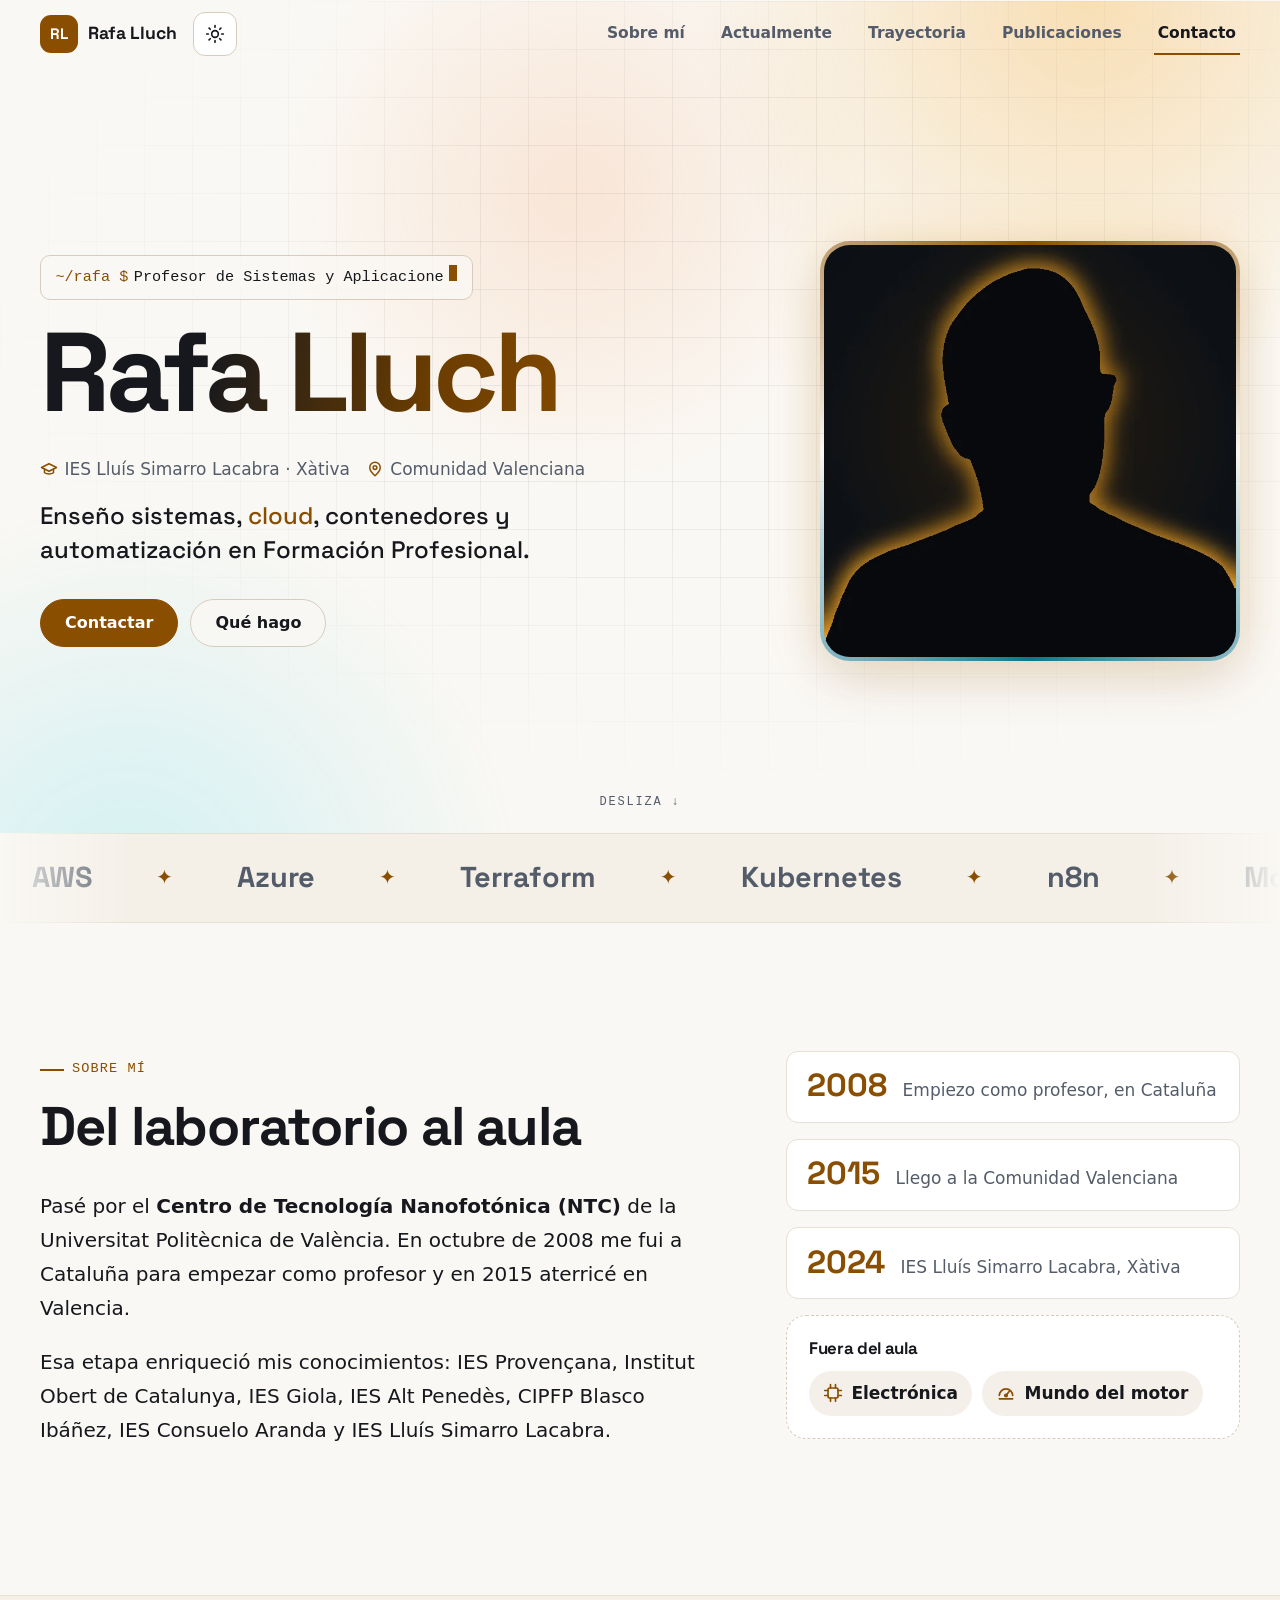
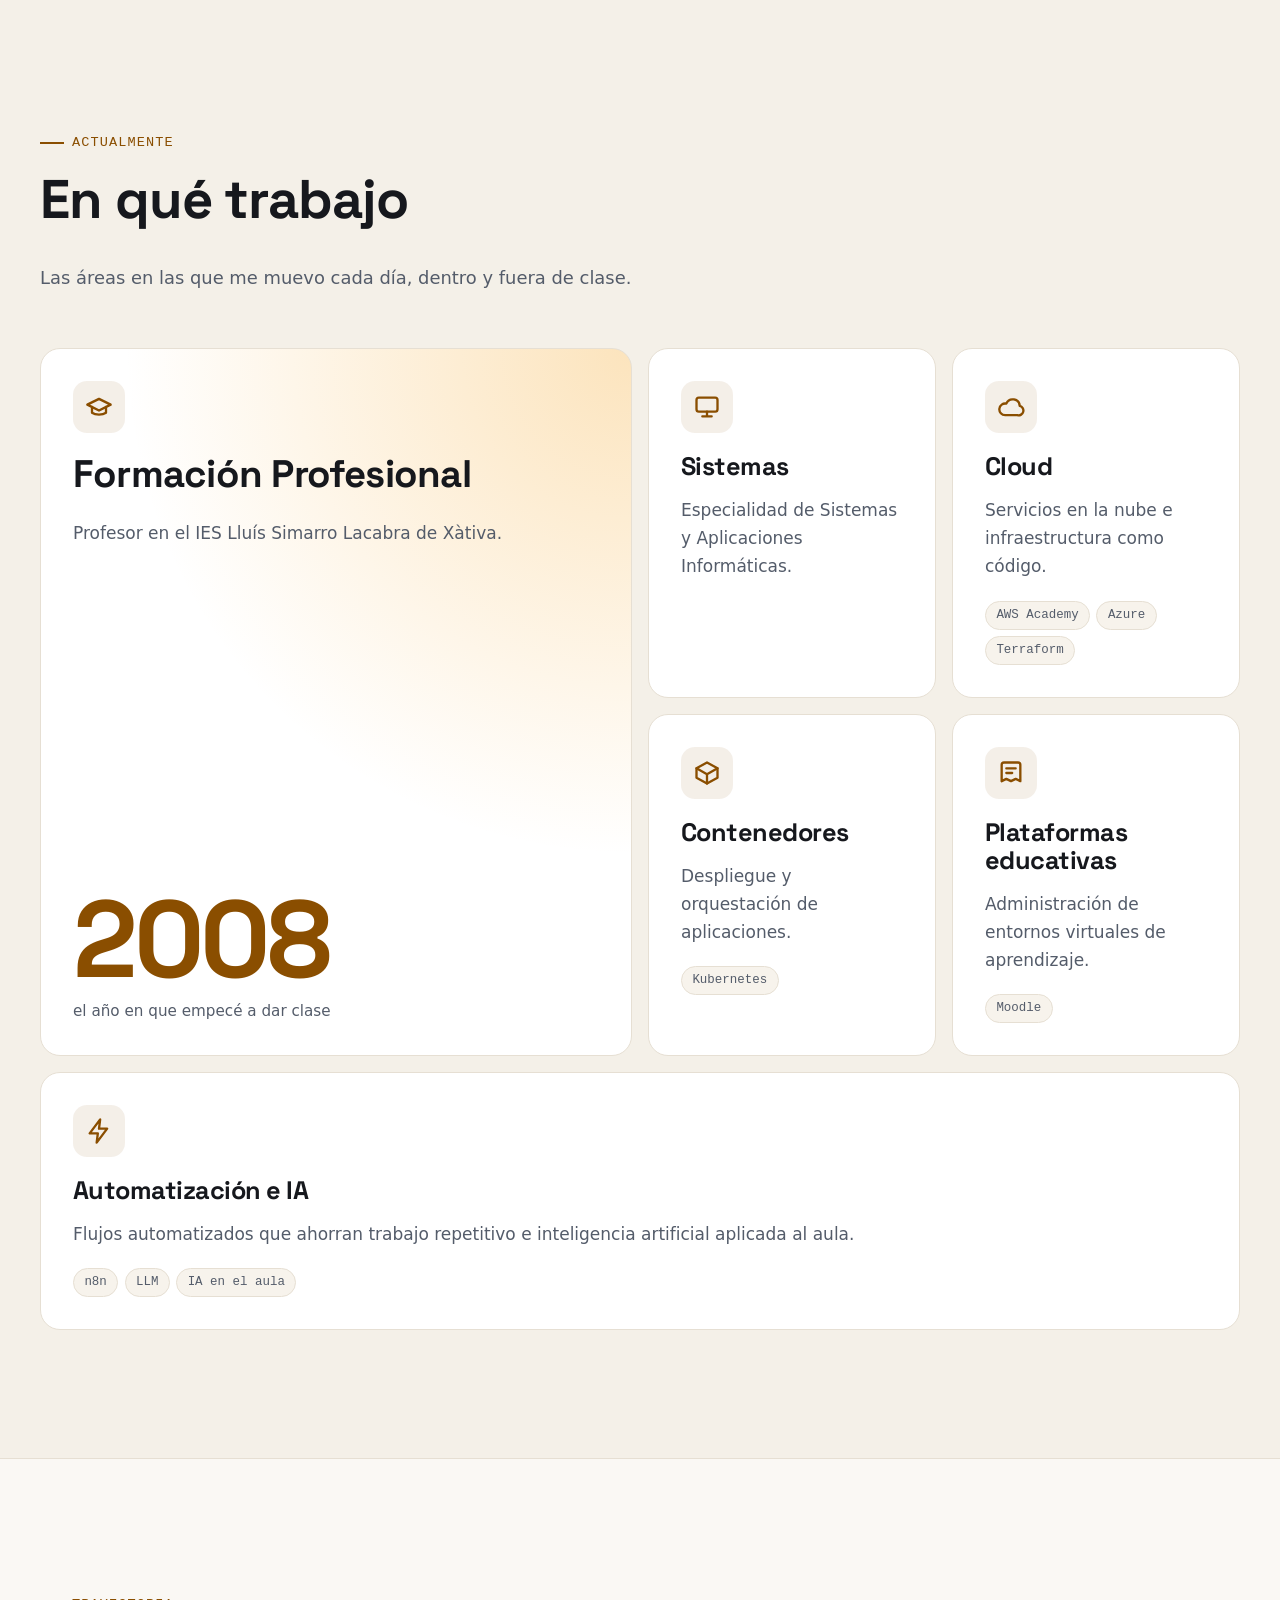
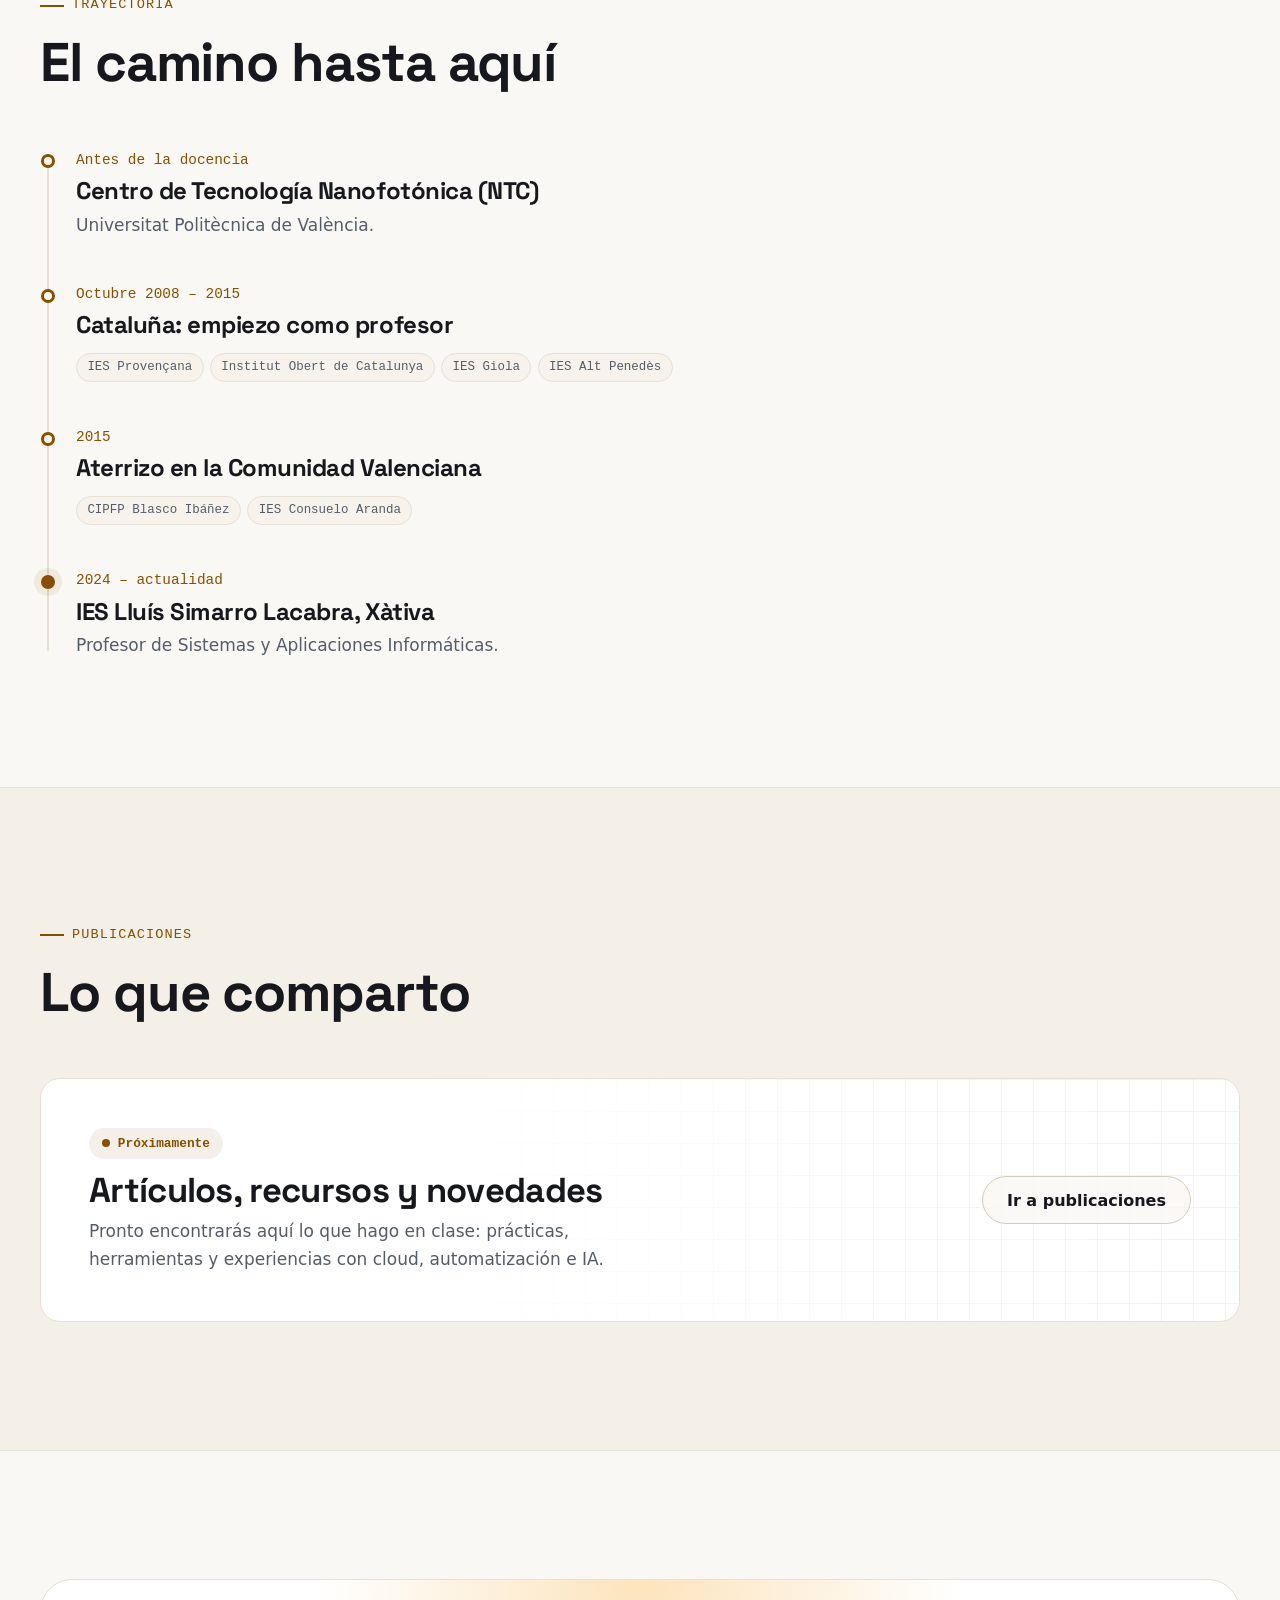
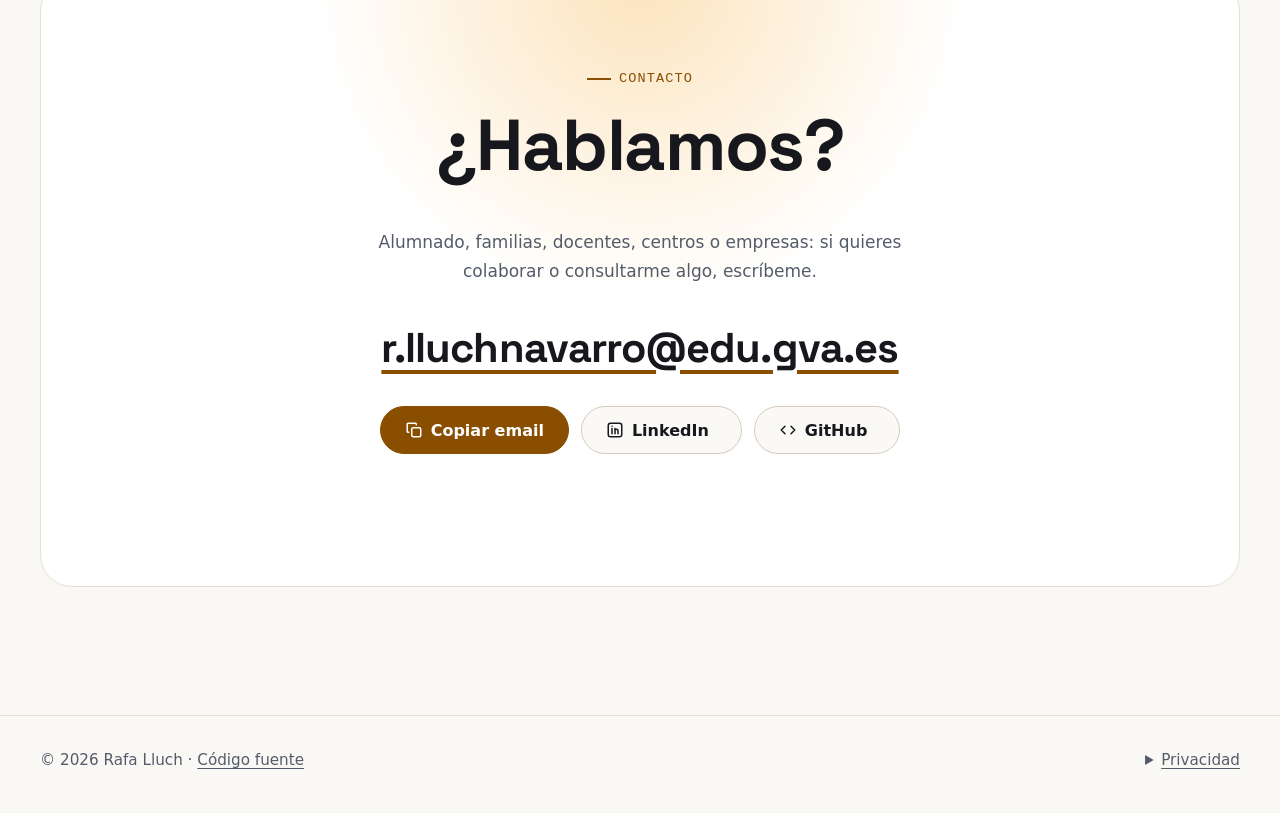
<file: index.html>
<!DOCTYPE html>
<html lang="es">
<head>
  <meta charset="utf-8">
  <meta name="viewport" content="width=device-width, initial-scale=1">
  <title>Rafa Lluch · Profesor de Sistemas y Aplicaciones Informáticas</title>
  <meta name="description" content="Rafa Lluch, profesor de Sistemas y Aplicaciones Informáticas en el IES Lluís Simarro Lacabra (Xàtiva). Formación Profesional, cloud, contenedores, automatización e IA en el aula.">
  <meta name="author" content="Rafa Lluch">
  <link rel="canonical" href="https://rafalluch.es/">
  <meta name="theme-color" content="#07090d">

  <!-- Open Graph / Twitter -->
  <meta property="og:type" content="profile">
  <meta property="og:locale" content="es_ES">
  <meta property="og:site_name" content="Rafa Lluch">
  <meta property="og:title" content="Rafa Lluch · Profesor de Sistemas y Aplicaciones Informáticas">
  <meta property="og:description" content="Formación Profesional, cloud, contenedores, automatización e IA en el aula.">
  <meta property="og:url" content="https://rafalluch.es/">
  <meta property="og:image" content="https://rafalluch.es/assets/img/og-image.jpg">
  <meta property="og:image:width" content="1200">
  <meta property="og:image:height" content="630">
  <meta property="og:image:alt" content="Retrato ilustrado de Rafa Lluch junto a su nombre y especialidad">
  <meta name="twitter:card" content="summary_large_image">
  <meta name="twitter:title" content="Rafa Lluch · Profesor de Sistemas y Aplicaciones Informáticas">
  <meta name="twitter:description" content="Formación Profesional, cloud, contenedores, automatización e IA en el aula.">
  <meta name="twitter:image" content="https://rafalluch.es/assets/img/og-image.jpg">

  <link rel="icon" href="assets/img/favicon.svg" type="image/svg+xml">
  <link rel="preload" href="assets/fonts/space-grotesk.woff2" as="font" type="font/woff2" crossorigin>
  <link rel="preload" href="assets/img/rafa-lluch.webp" as="image" type="image/webp">
  <link rel="stylesheet" href="css/styles.css">

  <!-- Tema antes de pintar (sin parpadeo) y marca de JS activo -->
  <script>
    (function () {
      var d = document.documentElement, t = null;
      d.classList.add("js");
      try { t = localStorage.getItem("theme"); } catch (e) {}
      if (!t) t = window.matchMedia && window.matchMedia("(prefers-color-scheme: light)").matches ? "light" : "dark";
      d.setAttribute("data-theme", t);
    })();
  </script>

  <!-- Datos estructurados: Person -->
  <script type="application/ld+json">
  {
    "@context": "https://schema.org",
    "@type": "Person",
    "name": "Rafa Lluch",
    "url": "https://rafalluch.es/",
    "image": "https://rafalluch.es/assets/img/rafa-lluch.jpg",
    "jobTitle": "Profesor de Sistemas y Aplicaciones Informáticas",
    "email": "mailto:r.lluchnavarro@edu.gva.es",
    "worksFor": {
      "@type": "EducationalOrganization",
      "name": "IES Lluís Simarro Lacabra",
      "address": { "@type": "PostalAddress", "addressLocality": "Xàtiva", "addressRegion": "Comunitat Valenciana", "addressCountry": "ES" }
    },
    "knowsAbout": ["Formación Profesional", "Sistemas informáticos", "Cloud computing", "AWS", "Microsoft Azure", "Terraform", "Kubernetes", "n8n", "Moodle", "Inteligencia artificial en educación"],
    "sameAs": ["https://www.linkedin.com/in/rafalluch", "https://github.com/rafalluch"]
  }
  </script>
</head>
<body>
  <a class="skip-link" href="#main">Saltar al contenido</a>

  <!-- ===== Cabecera y navegación ===== -->
  <header class="site-header">
    <div class="container site-header__inner">
      <a class="brand" href="./" aria-label="Rafa Lluch, inicio">
        <span class="brand__mark" aria-hidden="true">RL</span>
        <span>Rafa Lluch</span>
      </a>

      <div class="header-actions">
        <button class="icon-btn theme-toggle" type="button" aria-label="Cambiar tema">
          <svg class="icon-moon" viewBox="0 0 24 24" fill="none" stroke="currentColor" stroke-width="2" stroke-linecap="round" stroke-linejoin="round" aria-hidden="true"><path d="M21 12.8A9 9 0 1 1 11.2 3a7 7 0 0 0 9.8 9.8z"/></svg>
          <svg class="icon-sun" viewBox="0 0 24 24" fill="none" stroke="currentColor" stroke-width="2" stroke-linecap="round" aria-hidden="true"><circle cx="12" cy="12" r="4"/><path d="M12 2v2M12 20v2M4.9 4.9l1.4 1.4M17.7 17.7l1.4 1.4M2 12h2M20 12h2M4.9 19.1l1.4-1.4M17.7 6.3l1.4-1.4"/></svg>
        </button>
        <button class="icon-btn nav-toggle" type="button" aria-expanded="false" aria-controls="site-nav" aria-label="Abrir menú">
          <svg viewBox="0 0 24 24" fill="none" stroke="currentColor" stroke-width="2" stroke-linecap="round" aria-hidden="true"><path d="M4 7h16M4 12h16M4 17h16"/></svg>
        </button>
      </div>

      <nav id="site-nav" class="site-nav" aria-label="Principal">
        <ul>
          <li><a href="#sobre-mi">Sobre mí</a></li>
          <li><a href="#actualmente">Actualmente</a></li>
          <li><a href="#trayectoria">Trayectoria</a></li>
          <li><a href="#publicaciones">Publicaciones</a></li>
          <li><a href="#contacto">Contacto</a></li>
        </ul>
      </nav>
    </div>
  </header>

  <main id="main">

    <!-- ===== Hero ===== -->
    <section class="hero" aria-labelledby="hero-title">
      <div class="aurora" aria-hidden="true"><span></span><span></span><span></span></div>
      <div class="hero__grid-bg" aria-hidden="true"></div>

      <div class="container hero__layout">
        <div>
          <p class="terminal">
            <span class="terminal__prompt" aria-hidden="true">~/rafa $</span>
            <span class="visually-hidden">Profesor de Sistemas y Aplicaciones Informáticas</span>
            <span class="terminal__text" aria-hidden="true" data-typewriter>Profesor de Sistemas y Aplicaciones Informáticas</span><span class="terminal__caret" aria-hidden="true"></span>
          </p>

          <h1 id="hero-title" class="hero__title">Rafa Lluch</h1>

          <p class="hero__place">
            <span><svg viewBox="0 0 24 24" fill="none" stroke="currentColor" stroke-width="2" stroke-linecap="round" stroke-linejoin="round" aria-hidden="true"><path d="m22 10-10-5-10 5 10 5 10-5z"/><path d="M6 12v5c3 2 9 2 12 0v-5"/></svg>IES Lluís Simarro Lacabra · Xàtiva</span>
            <span><svg viewBox="0 0 24 24" fill="none" stroke="currentColor" stroke-width="2" stroke-linecap="round" stroke-linejoin="round" aria-hidden="true"><path d="M12 21s-7-6.2-7-11a7 7 0 0 1 14 0c0 4.8-7 11-7 11z"/><circle cx="12" cy="10" r="2.5"/></svg>Comunidad Valenciana</span>
          </p>

          <p class="hero__lead">Enseño sistemas, <em>cloud</em>, contenedores y automatización en Formación Profesional.</p>

          <div class="hero__cta">
            <a class="btn btn--primary" href="#contacto">Contactar</a>
            <a class="btn btn--ghost" href="#actualmente">Qué hago</a>
          </div>
        </div>

        <picture class="portrait">
          <source srcset="assets/img/rafa-lluch.webp" type="image/webp">
          <img src="assets/img/rafa-lluch.jpg" width="720" height="720" fetchpriority="high" alt="Retrato ilustrado a lápiz de Rafa Lluch, con gafas y jersey de rayas, mirando hacia la luz de una ventana.">
        </picture>
      </div>

      <a class="hero__scroll" href="#sobre-mi">Desliza ↓</a>
    </section>

    <!-- ===== Cinta de tecnologías ===== -->
    <section class="marquee" aria-label="Tecnologías con las que trabajo">
      <div class="marquee__track">
        <ul class="marquee__list">
          <li>AWS</li><li>Azure</li><li>Terraform</li><li>Kubernetes</li><li>n8n</li><li>Moodle</li><li>IA</li>
        </ul>
        <ul class="marquee__list" aria-hidden="true">
          <li>AWS</li><li>Azure</li><li>Terraform</li><li>Kubernetes</li><li>n8n</li><li>Moodle</li><li>IA</li>
        </ul>
      </div>
    </section>

    <!-- ===== Sobre mí ===== -->
    <section id="sobre-mi" class="section" aria-labelledby="sobre-mi-title">
      <div class="container about">
        <div class="reveal">
          <span class="eyebrow">Sobre mí</span>
          <h2 id="sobre-mi-title">Del laboratorio al aula</h2>
          <div class="about__bio">
            <p>Pasé por el <strong>Centro de Tecnología Nanofotónica (NTC)</strong> de la Universitat Politècnica de València. En octubre de 2008 me fui a Cataluña para empezar como profesor y en 2015 aterricé en Valencia.</p>
            <p>Esa etapa enriqueció mis conocimientos: IES Provençana, Institut Obert de Catalunya, IES Giola, IES Alt Penedès, CIPFP Blasco Ibáñez, IES Consuelo Aranda y IES Lluís Simarro Lacabra.</p>
          </div>
        </div>

        <div class="about__side reveal">
          <div class="stat"><span class="stat__num">2008</span><span class="stat__label">Empiezo como profesor, en Cataluña</span></div>
          <div class="stat"><span class="stat__num">2015</span><span class="stat__label">Llego a la Comunidad Valenciana</span></div>
          <div class="stat"><span class="stat__num">2024</span><span class="stat__label">IES Lluís Simarro Lacabra, Xàtiva</span></div>

          <div class="offclass">
            <h3>Fuera del aula</h3>
            <ul>
              <li><svg viewBox="0 0 24 24" fill="none" stroke="currentColor" stroke-width="2" stroke-linecap="round" stroke-linejoin="round" aria-hidden="true"><rect x="6" y="6" width="12" height="12" rx="2"/><path d="M9 2v4M15 2v4M9 18v4M15 18v4M2 9h4M2 15h4M18 9h4M18 15h4"/></svg>Electrónica</li>
              <li><svg viewBox="0 0 24 24" fill="none" stroke="currentColor" stroke-width="2" stroke-linecap="round" stroke-linejoin="round" aria-hidden="true"><path d="M4 15a8 8 0 1 1 16 0"/><path d="m12 15 4-5"/><circle cx="12" cy="15" r="1.5"/><path d="M4 19h16"/></svg>Mundo del motor</li>
            </ul>
          </div>
        </div>
      </div>
    </section>

    <!-- ===== Actualmente (bento) ===== -->
    <section id="actualmente" class="section section--alt" aria-labelledby="actualmente-title">
      <div class="container">
        <div class="section__head reveal">
          <span class="eyebrow">Actualmente</span>
          <h2 id="actualmente-title">En qué trabajo</h2>
          <p class="section__lead">Las áreas en las que me muevo cada día, dentro y fuera de clase.</p>
        </div>

        <ul class="bento">
          <li class="bento__item--feature reveal">
            <article class="tile tile--feature">
              <span class="tile__glow" aria-hidden="true"></span>
              <div class="tile__icon" aria-hidden="true"><svg viewBox="0 0 24 24" fill="none" stroke="currentColor" stroke-width="2" stroke-linecap="round" stroke-linejoin="round"><path d="m22 10-10-5-10 5 10 5 10-5z"/><path d="M6 12v5c3 2 9 2 12 0v-5"/></svg></div>
              <h3>Formación Profesional</h3>
              <p>Profesor en el IES Lluís Simarro Lacabra de Xàtiva.</p>
              <span class="tile__big">2008<small>el año en que empecé a dar clase</small></span>
            </article>
          </li>
          <li class="reveal">
            <article class="tile">
              <span class="tile__glow" aria-hidden="true"></span>
              <div class="tile__icon" aria-hidden="true"><svg viewBox="0 0 24 24" fill="none" stroke="currentColor" stroke-width="2" stroke-linecap="round" stroke-linejoin="round"><rect x="3" y="4" width="18" height="12" rx="2"/><path d="M8 20h8M12 16v4"/></svg></div>
              <h3>Sistemas</h3>
              <p>Especialidad de Sistemas y Aplicaciones Informáticas.</p>
            </article>
          </li>
          <li class="reveal">
            <article class="tile">
              <span class="tile__glow" aria-hidden="true"></span>
              <div class="tile__icon" aria-hidden="true"><svg viewBox="0 0 24 24" fill="none" stroke="currentColor" stroke-width="2" stroke-linecap="round" stroke-linejoin="round"><path d="M17.5 19H7a5 5 0 1 1 1-9.9A6 6 0 0 1 19.5 11 4 4 0 0 1 17.5 19z"/></svg></div>
              <h3>Cloud</h3>
              <p>Servicios en la nube e infraestructura como código.</p>
              <ul class="tags"><li class="tag">AWS Academy</li><li class="tag">Azure</li><li class="tag">Terraform</li></ul>
            </article>
          </li>
          <li class="reveal">
            <article class="tile">
              <span class="tile__glow" aria-hidden="true"></span>
              <div class="tile__icon" aria-hidden="true"><svg viewBox="0 0 24 24" fill="none" stroke="currentColor" stroke-width="2" stroke-linecap="round" stroke-linejoin="round"><path d="M21 8 12 3 3 8v8l9 5 9-5V8z"/><path d="m3 8 9 5 9-5M12 13v8"/></svg></div>
              <h3>Contenedores</h3>
              <p>Despliegue y orquestación de aplicaciones.</p>
              <ul class="tags"><li class="tag">Kubernetes</li></ul>
            </article>
          </li>
          <li class="reveal">
            <article class="tile">
              <span class="tile__glow" aria-hidden="true"></span>
              <div class="tile__icon" aria-hidden="true"><svg viewBox="0 0 24 24" fill="none" stroke="currentColor" stroke-width="2" stroke-linecap="round" stroke-linejoin="round"><path d="M4 19V5a2 2 0 0 1 2-2h12a2 2 0 0 1 2 2v14l-4-2-4 2-4-2-4 2z"/><path d="M8 8h8M8 12h5"/></svg></div>
              <h3>Plataformas educativas</h3>
              <p>Administración de entornos virtuales de aprendizaje.</p>
              <ul class="tags"><li class="tag">Moodle</li></ul>
            </article>
          </li>
          <li class="bento__item--full reveal">
            <article class="tile">
              <span class="tile__glow" aria-hidden="true"></span>
              <div class="tile__icon" aria-hidden="true"><svg viewBox="0 0 24 24" fill="none" stroke="currentColor" stroke-width="2" stroke-linecap="round" stroke-linejoin="round"><path d="M13 2 4 14h7l-1 8 9-12h-7l1-8z"/></svg></div>
              <h3>Automatización e IA</h3>
              <p>Flujos automatizados que ahorran trabajo repetitivo e inteligencia artificial aplicada al aula.</p>
              <ul class="tags"><li class="tag">n8n</li><li class="tag">LLM</li><li class="tag">IA en el aula</li></ul>
            </article>
          </li>
        </ul>
      </div>
    </section>

    <!-- ===== Trayectoria ===== -->
    <section id="trayectoria" class="section" aria-labelledby="trayectoria-title">
      <div class="container">
        <div class="section__head reveal">
          <span class="eyebrow">Trayectoria</span>
          <h2 id="trayectoria-title">El camino hasta aquí</h2>
        </div>

        <div class="timeline">
          <span class="timeline__rail" aria-hidden="true"></span>
          <span class="timeline__fill" aria-hidden="true"></span>
          <ol class="timeline__list">
          <li class="timeline__item reveal">
            <span class="timeline__date">Antes de la docencia</span>
            <h3>Centro de Tecnología Nanofotónica (NTC)</h3>
            <p>Universitat Politècnica de València.</p>
          </li>
          <li class="timeline__item reveal">
            <span class="timeline__date"><time datetime="2008-10">Octubre 2008</time> – <time datetime="2015">2015</time></span>
            <h3>Cataluña: empiezo como profesor</h3>
            <ul class="tags">
              <li class="tag">IES Provençana</li>
              <li class="tag">Institut Obert de Catalunya</li>
              <li class="tag">IES Giola</li>
              <li class="tag">IES Alt Penedès</li>
            </ul>
          </li>
          <li class="timeline__item reveal">
            <span class="timeline__date"><time datetime="2015">2015</time></span>
            <h3>Aterrizo en la Comunidad Valenciana</h3>
            <ul class="tags">
              <li class="tag">CIPFP Blasco Ibáñez</li>
              <li class="tag">IES Consuelo Aranda</li>
            </ul>
          </li>
          <li class="timeline__item timeline__item--now reveal">
            <span class="timeline__date"><time datetime="2024">2024</time> – actualidad</span>
            <h3>IES Lluís Simarro Lacabra, Xàtiva</h3>
            <p>Profesor de Sistemas y Aplicaciones Informáticas.</p>
          </li>
          </ol>
        </div>
      </div>
    </section>

    <!-- ===== Publicaciones ===== -->
    <section id="publicaciones" class="section section--alt" aria-labelledby="publicaciones-title">
      <div class="container">
        <div class="section__head reveal">
          <span class="eyebrow">Publicaciones</span>
          <h2 id="publicaciones-title">Lo que comparto</h2>
        </div>
        <!-- TODO: cuando haya entradas reales, sustituir este bloque por tarjetas .post-card (ver publicaciones/index.html) -->
        <div class="soon reveal">
          <div>
            <span class="soon__badge">Próximamente</span>
            <h3>Artículos, recursos y novedades</h3>
            <p>Pronto encontrarás aquí lo que hago en clase: prácticas, herramientas y experiencias con cloud, automatización e IA.</p>
          </div>
          <a class="btn btn--ghost" href="publicaciones/">Ir a publicaciones</a>
        </div>
      </div>
    </section>

    <!-- ===== Contacto ===== -->
    <section id="contacto" class="section" aria-labelledby="contacto-title">
      <div class="container">
        <div class="contact reveal">
          <span class="eyebrow">Contacto</span>
          <h2 id="contacto-title">¿Hablamos?</h2>
          <p>Alumnado, familias, docentes, centros o empresas: si quieres colaborar o consultarme algo, escríbeme.</p>
          <a class="contact__mail" href="mailto:rafao@rafalluch.es">r.lluchnavarro@edu.gva.es</a>
          <ul class="contact__actions">
            <li>
              <button class="btn btn--primary copy-btn" type="button" data-email="r.lluchnavarro@edu.gva.es">
                <svg viewBox="0 0 24 24" fill="none" stroke="currentColor" stroke-width="2" stroke-linecap="round" stroke-linejoin="round" aria-hidden="true"><rect x="9" y="9" width="12" height="12" rx="2"/><path d="M5 15H4a1 1 0 0 1-1-1V4a1 1 0 0 1 1-1h10a1 1 0 0 1 1 1v1"/></svg>
                Copiar email
              </button>
            </li>
            <li>
              <a class="btn btn--ghost" href="https://www.linkedin.com/in/rafalluch" rel="me noopener" target="_blank">
                <svg viewBox="0 0 24 24" fill="none" stroke="currentColor" stroke-width="2" stroke-linecap="round" stroke-linejoin="round" aria-hidden="true"><rect x="3" y="3" width="18" height="18" rx="3"/><path d="M8 10v7M8 7v.01M12 17v-4a2 2 0 0 1 4 0v4M12 10v7"/></svg>
                LinkedIn<span class="visually-hidden"> (se abre en una pestaña nueva)</span>
              </a>
            </li>
            <li>
              <a class="btn btn--ghost" href="https://github.com/rafalluch" rel="me noopener" target="_blank">
                <svg viewBox="0 0 24 24" fill="none" stroke="currentColor" stroke-width="2" stroke-linecap="round" stroke-linejoin="round" aria-hidden="true"><path d="m8 17-5-5 5-5M16 7l5 5-5 5"/></svg>
                GitHub<span class="visually-hidden"> (se abre en una pestaña nueva)</span>
              </a>
            </li>
          </ul>
          <p class="copy-status" role="status" aria-live="polite"></p>
        </div>
      </div>
    </section>

  </main>

  <!-- ===== Pie de página ===== -->
  <footer class="site-footer">
    <div class="container site-footer__inner">
      <p>© <span id="year">2026</span> Rafa Lluch · <a href="https://github.com/rafalluch/mi-web">Código fuente</a></p>
      <details class="privacy">
        <summary>Privacidad</summary>
        <p>Esta web no usa cookies, analítica ni recursos de terceros. Solo guarda en tu navegador (localStorage) el tema claro u oscuro, y únicamente si lo cambias con el botón. El alojamiento, GitHub Pages, puede registrar datos técnicos de acceso, como la IP, por motivos de seguridad.</p>
      </details>
    </div>
  </footer>

  <script src="js/main.js" defer></script>
</body>
</html>
</file>
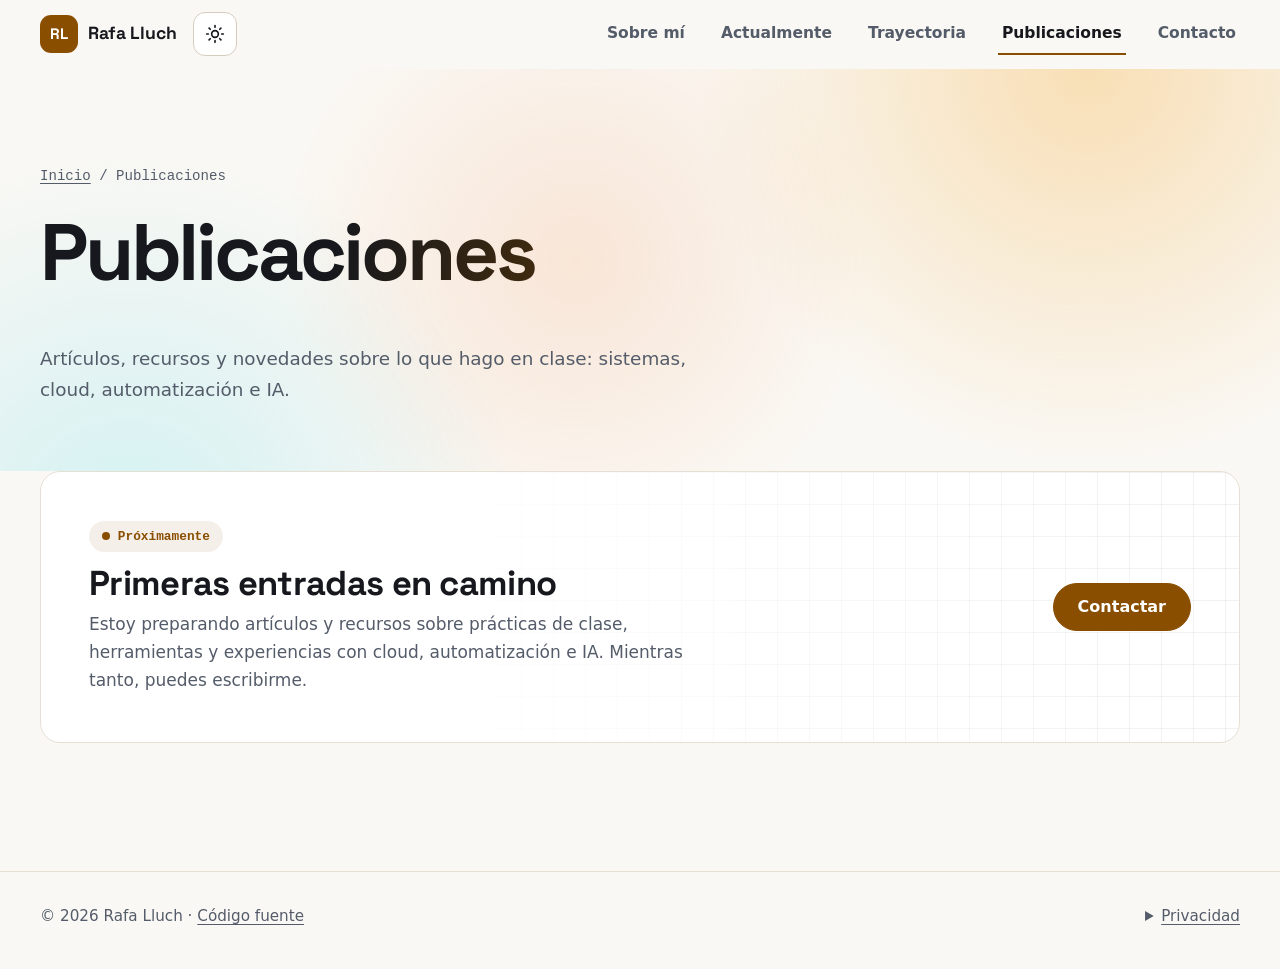
<file: publicaciones/index.html>
<!DOCTYPE html>
<html lang="es">
<head>
  <meta charset="utf-8">
  <meta name="viewport" content="width=device-width, initial-scale=1">
  <title>Publicaciones · Rafa Lluch</title>
  <meta name="description" content="Artículos, recursos y novedades de Rafa Lluch sobre Formación Profesional, sistemas, cloud, automatización e IA en el aula.">
  <link rel="canonical" href="https://rafalluch.es/publicaciones/">
  <meta name="theme-color" content="#07090d">

  <!-- Open Graph / Twitter -->
  <meta property="og:type" content="website">
  <meta property="og:locale" content="es_ES">
  <meta property="og:site_name" content="Rafa Lluch">
  <meta property="og:title" content="Publicaciones · Rafa Lluch">
  <meta property="og:description" content="Artículos, recursos y novedades sobre FP, cloud, automatización e IA en el aula.">
  <meta property="og:url" content="https://rafalluch.es/publicaciones/">
  <meta property="og:image" content="https://rafalluch.es/assets/img/og-image.jpg">
  <meta name="twitter:card" content="summary_large_image">
  <meta name="twitter:title" content="Publicaciones · Rafa Lluch">
  <meta name="twitter:description" content="Artículos, recursos y novedades sobre FP, cloud, automatización e IA en el aula.">
  <meta name="twitter:image" content="https://rafalluch.es/assets/img/og-image.jpg">

  <link rel="icon" href="../assets/img/favicon.svg" type="image/svg+xml">
  <link rel="preload" href="../assets/fonts/space-grotesk.woff2" as="font" type="font/woff2" crossorigin>
  <link rel="stylesheet" href="../css/styles.css">

  <!-- Tema antes de pintar (sin parpadeo) y marca de JS activo -->
  <script>
    (function () {
      var d = document.documentElement, t = null;
      d.classList.add("js");
      try { t = localStorage.getItem("theme"); } catch (e) {}
      if (!t) t = window.matchMedia && window.matchMedia("(prefers-color-scheme: light)").matches ? "light" : "dark";
      d.setAttribute("data-theme", t);
    })();
  </script>
</head>
<body>
  <a class="skip-link" href="#main">Saltar al contenido</a>

  <!-- ===== Cabecera y navegación ===== -->
  <header class="site-header">
    <div class="container site-header__inner">
      <a class="brand" href="../" aria-label="Rafa Lluch, inicio">
        <span class="brand__mark" aria-hidden="true">RL</span>
        <span>Rafa Lluch</span>
      </a>

      <div class="header-actions">
        <button class="icon-btn theme-toggle" type="button" aria-label="Cambiar tema">
          <svg class="icon-moon" viewBox="0 0 24 24" fill="none" stroke="currentColor" stroke-width="2" stroke-linecap="round" stroke-linejoin="round" aria-hidden="true"><path d="M21 12.8A9 9 0 1 1 11.2 3a7 7 0 0 0 9.8 9.8z"/></svg>
          <svg class="icon-sun" viewBox="0 0 24 24" fill="none" stroke="currentColor" stroke-width="2" stroke-linecap="round" aria-hidden="true"><circle cx="12" cy="12" r="4"/><path d="M12 2v2M12 20v2M4.9 4.9l1.4 1.4M17.7 17.7l1.4 1.4M2 12h2M20 12h2M4.9 19.1l1.4-1.4M17.7 6.3l1.4-1.4"/></svg>
        </button>
        <button class="icon-btn nav-toggle" type="button" aria-expanded="false" aria-controls="site-nav" aria-label="Abrir menú">
          <svg viewBox="0 0 24 24" fill="none" stroke="currentColor" stroke-width="2" stroke-linecap="round" aria-hidden="true"><path d="M4 7h16M4 12h16M4 17h16"/></svg>
        </button>
      </div>

      <nav id="site-nav" class="site-nav" aria-label="Principal">
        <ul>
          <li><a href="../#sobre-mi">Sobre mí</a></li>
          <li><a href="../#actualmente">Actualmente</a></li>
          <li><a href="../#trayectoria">Trayectoria</a></li>
          <li><a href="../publicaciones/" aria-current="page">Publicaciones</a></li>
          <li><a href="../#contacto">Contacto</a></li>
        </ul>
      </nav>
    </div>
  </header>

  <main id="main">

    <!-- ===== Cabecera de página ===== -->
    <section class="page-hero" aria-labelledby="page-title">
      <div class="aurora" aria-hidden="true"><span></span><span></span><span></span></div>
      <div class="container">
        <nav class="breadcrumb" aria-label="Migas de pan"><a href="../">Inicio</a> / Publicaciones</nav>
        <h1 id="page-title">Publicaciones</h1>
        <p>Artículos, recursos y novedades sobre lo que hago en clase: sistemas, cloud, automatización e IA.</p>
      </div>
    </section>

    <!-- ===== Listado de entradas ===== -->
    <section class="section" style="padding-top:0" aria-labelledby="listado-title">
      <div class="container">
        <h2 id="listado-title" class="visually-hidden">Todas las entradas</h2>

        <!-- TODO: cuando publiques la primera entrada, borra el bloque .soon y descomenta la lista.
             Para cada entrada nueva copia un <li> completo y pégalo EL PRIMERO (la más reciente arriba).
        <ul class="posts">
          <li>
            <article class="post-card">
              <p class="post-card__meta"><time datetime="AAAA-MM-DD">DD de mes de AAAA</time></p>
              <h3><a href="nombre-de-la-entrada.html">Título de la entrada</a></h3>
              <p>Resumen de una o dos líneas.</p>
              <ul class="tags"><li class="tag">etiqueta</li></ul>
            </article>
          </li>
        </ul>
        -->

        <div class="soon reveal">
          <div>
            <span class="soon__badge">Próximamente</span>
            <h3>Primeras entradas en camino</h3>
            <p>Estoy preparando artículos y recursos sobre prácticas de clase, herramientas y experiencias con cloud, automatización e IA. Mientras tanto, puedes escribirme.</p>
          </div>
          <a class="btn btn--primary" href="../#contacto">Contactar</a>
        </div>
      </div>
    </section>

  </main>

  <!-- ===== Pie de página ===== -->
  <footer class="site-footer">
    <div class="container site-footer__inner">
      <p>© <span id="year">2026</span> Rafa Lluch · <a href="https://github.com/rafalluch/mi-web">Código fuente</a></p>
      <details class="privacy">
        <summary>Privacidad</summary>
        <p>Esta web no usa cookies, analítica ni recursos de terceros. Solo guarda en tu navegador (localStorage) el tema claro u oscuro, y únicamente si lo cambias con el botón. El alojamiento, GitHub Pages, puede registrar datos técnicos de acceso, como la IP, por motivos de seguridad.</p>
      </details>
    </div>
  </footer>

  <script src="../js/main.js" defer></script>
</body>
</html>
</file>
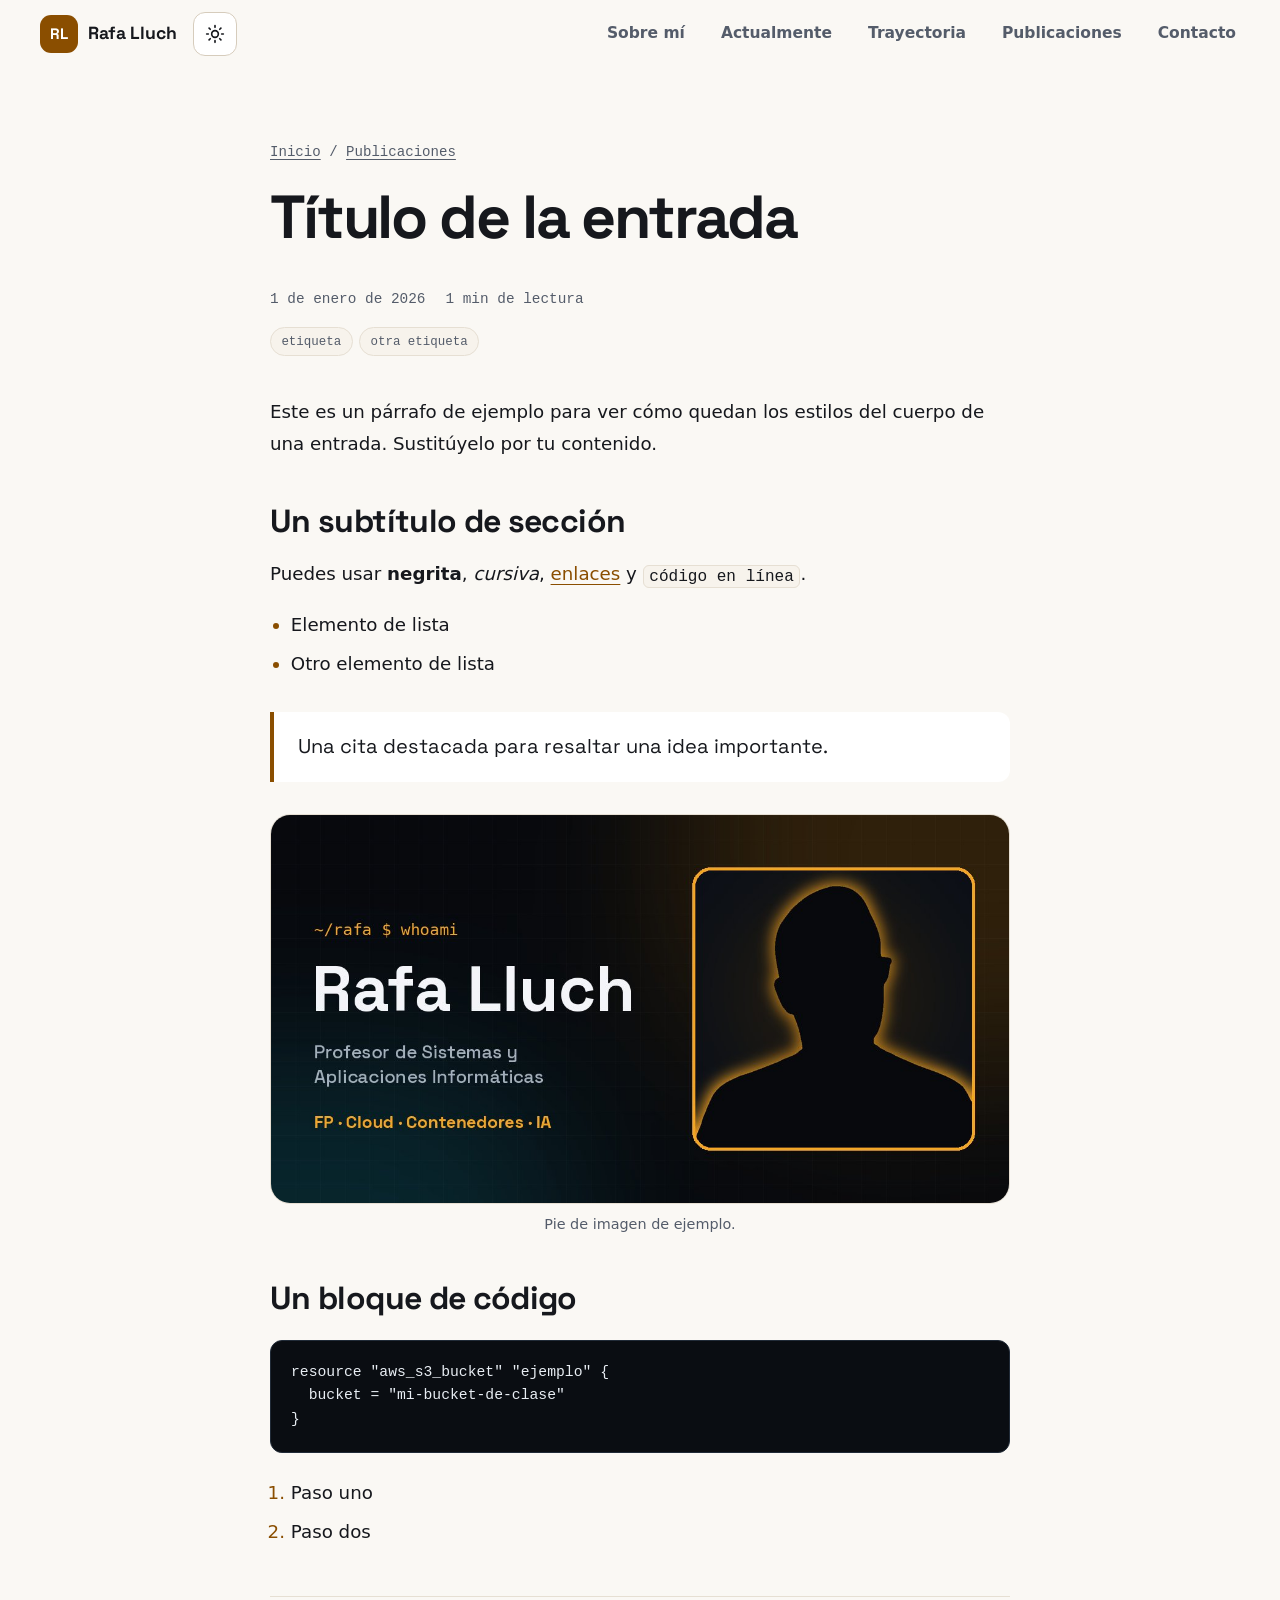
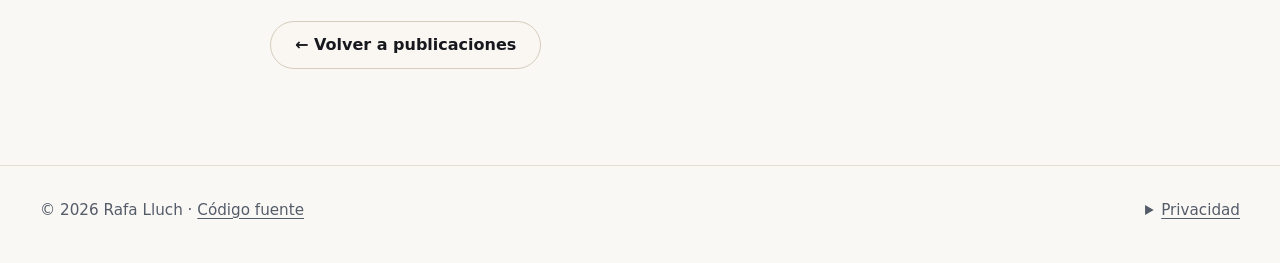
<file: publicaciones/plantilla.html>
<!DOCTYPE html>
<html lang="es">
<head>
  <meta charset="utf-8">
  <!--
    ============================================================
    PLANTILLA DE ENTRADA: cómo publicar una nueva
    ============================================================
    1. Duplica este fichero en la misma carpeta con un nombre corto, en minúsculas
       y con guiones: publicaciones/mi-primera-entrada.html
    2. En el <head> cambia: <title>, meta description, canonical, og:url, og:title,
       og:description, twitter:title, twitter:description y el bloque JSON-LD
       (headline, description, datePublished, dateModified, url).
    3. BORRA la línea <meta name="robots" content="noindex"> (solo existe para que
       Google no indexe esta plantilla).
    4. En el <article> cambia el título (h1), la fecha (<time datetime="AAAA-MM-DD">),
       las etiquetas y todo el contenido de <div class="prose">.
       El tiempo de lectura se calcula solo.
    5. Imágenes: guárdalas en assets/img/ y enlázalas como ../assets/img/nombre.webp,
       siempre con width, height, loading="lazy" y alt.
    6. Listado: en publicaciones/index.html borra el bloque .soon (solo la primera vez),
       descomenta la lista y añade un <li> para la entrada, EL PRIMERO.
    7. Portada (opcional): en index.html, sección "Publicaciones", sustituye el bloque
       .soon por una lista .posts con tus 3 últimas entradas
       (enlace: publicaciones/mi-primera-entrada.html).
    8. git add . && git commit -m "Nueva entrada: ..." && git push
    ============================================================
  -->
  <meta name="viewport" content="width=device-width, initial-scale=1">
  <title>Título de la entrada · Rafa Lluch</title>
  <meta name="description" content="Resumen de la entrada en 150-160 caracteres.">
  <meta name="robots" content="noindex">
  <link rel="canonical" href="https://rafalluch.es/publicaciones/plantilla.html">
  <meta name="theme-color" content="#07090d">

  <!-- Open Graph / Twitter -->
  <meta property="og:type" content="article">
  <meta property="og:locale" content="es_ES">
  <meta property="og:site_name" content="Rafa Lluch">
  <meta property="og:title" content="Título de la entrada">
  <meta property="og:description" content="Resumen de la entrada.">
  <meta property="og:url" content="https://rafalluch.es/publicaciones/plantilla.html">
  <meta property="og:image" content="https://rafalluch.es/assets/img/og-image.jpg">
  <meta name="twitter:card" content="summary_large_image">
  <meta name="twitter:title" content="Título de la entrada">
  <meta name="twitter:description" content="Resumen de la entrada.">
  <meta name="twitter:image" content="https://rafalluch.es/assets/img/og-image.jpg">
  <meta property="article:author" content="Rafa Lluch">

  <link rel="icon" href="../assets/img/favicon.svg" type="image/svg+xml">
  <link rel="preload" href="../assets/fonts/space-grotesk.woff2" as="font" type="font/woff2" crossorigin>
  <link rel="stylesheet" href="../css/styles.css">

  <!-- Tema antes de pintar (sin parpadeo) y marca de JS activo -->
  <script>
    (function () {
      var d = document.documentElement, t = null;
      d.classList.add("js");
      try { t = localStorage.getItem("theme"); } catch (e) {}
      if (!t) t = window.matchMedia && window.matchMedia("(prefers-color-scheme: light)").matches ? "light" : "dark";
      d.setAttribute("data-theme", t);
    })();
  </script>

  <!-- Datos estructurados: BlogPosting -->
  <script type="application/ld+json">
  {
    "@context": "https://schema.org",
    "@type": "BlogPosting",
    "headline": "Título de la entrada",
    "description": "Resumen de la entrada.",
    "datePublished": "2026-01-01",
    "dateModified": "2026-01-01",
    "inLanguage": "es",
    "url": "https://rafalluch.es/publicaciones/plantilla.html",
    "image": "https://rafalluch.es/assets/img/og-image.jpg",
    "author": { "@type": "Person", "name": "Rafa Lluch", "url": "https://rafalluch.es/" }
  }
  </script>
</head>
<body>
  <a class="skip-link" href="#main">Saltar al contenido</a>

  <!-- ===== Cabecera y navegación ===== -->
  <header class="site-header">
    <div class="container site-header__inner">
      <a class="brand" href="../" aria-label="Rafa Lluch, inicio">
        <span class="brand__mark" aria-hidden="true">RL</span>
        <span>Rafa Lluch</span>
      </a>

      <div class="header-actions">
        <button class="icon-btn theme-toggle" type="button" aria-label="Cambiar tema">
          <svg class="icon-moon" viewBox="0 0 24 24" fill="none" stroke="currentColor" stroke-width="2" stroke-linecap="round" stroke-linejoin="round" aria-hidden="true"><path d="M21 12.8A9 9 0 1 1 11.2 3a7 7 0 0 0 9.8 9.8z"/></svg>
          <svg class="icon-sun" viewBox="0 0 24 24" fill="none" stroke="currentColor" stroke-width="2" stroke-linecap="round" aria-hidden="true"><circle cx="12" cy="12" r="4"/><path d="M12 2v2M12 20v2M4.9 4.9l1.4 1.4M17.7 17.7l1.4 1.4M2 12h2M20 12h2M4.9 19.1l1.4-1.4M17.7 6.3l1.4-1.4"/></svg>
        </button>
        <button class="icon-btn nav-toggle" type="button" aria-expanded="false" aria-controls="site-nav" aria-label="Abrir menú">
          <svg viewBox="0 0 24 24" fill="none" stroke="currentColor" stroke-width="2" stroke-linecap="round" aria-hidden="true"><path d="M4 7h16M4 12h16M4 17h16"/></svg>
        </button>
      </div>

      <nav id="site-nav" class="site-nav" aria-label="Principal">
        <ul>
          <li><a href="../#sobre-mi">Sobre mí</a></li>
          <li><a href="../#actualmente">Actualmente</a></li>
          <li><a href="../#trayectoria">Trayectoria</a></li>
          <li><a href="../publicaciones/">Publicaciones</a></li>
          <li><a href="../#contacto">Contacto</a></li>
        </ul>
      </nav>
    </div>
  </header>

  <main id="main">

    <!-- ===== Entrada ===== -->
    <article class="post container" aria-labelledby="post-title">
      <header class="post__header">
        <nav class="breadcrumb" aria-label="Migas de pan"><a href="../">Inicio</a> / <a href="./">Publicaciones</a></nav>
        <h1 id="post-title">Título de la entrada</h1>
        <p class="post__meta">
          <time datetime="2026-01-01">1 de enero de 2026</time>
          <span data-reading-time>Lectura breve</span>
        </p>
        <ul class="tags"><li class="tag">etiqueta</li><li class="tag">otra etiqueta</li></ul>
      </header>

      <!-- ===== Cuerpo: sustituye todo este contenido de ejemplo ===== -->
      <div class="prose">
        <p>Este es un párrafo de ejemplo para ver cómo quedan los estilos del cuerpo de una entrada. Sustitúyelo por tu contenido.</p>

        <h2>Un subtítulo de sección</h2>
        <p>Puedes usar <strong>negrita</strong>, <em>cursiva</em>, <a href="../">enlaces</a> y <code>código en línea</code>.</p>

        <ul>
          <li>Elemento de lista</li>
          <li>Otro elemento de lista</li>
        </ul>

        <blockquote>
          <p>Una cita destacada para resaltar una idea importante.</p>
        </blockquote>

        <figure>
          <img src="../assets/img/og-image.jpg" width="1200" height="630" loading="lazy" alt="Imagen de ejemplo: tarjeta con el nombre y el retrato del autor">
          <figcaption>Pie de imagen de ejemplo.</figcaption>
        </figure>

        <h2>Un bloque de código</h2>
<pre><code>resource "aws_s3_bucket" "ejemplo" {
  bucket = "mi-bucket-de-clase"
}</code></pre>

        <ol>
          <li>Paso uno</li>
          <li>Paso dos</li>
        </ol>
      </div>

      <p class="post__back"><a class="btn btn--ghost" href="./">&larr; Volver a publicaciones</a></p>
    </article>

  </main>

  <!-- ===== Pie de página ===== -->
  <footer class="site-footer">
    <div class="container site-footer__inner">
      <p>© <span id="year">2026</span> Rafa Lluch · <a href="https://github.com/rafalluch/mi-web">Código fuente</a></p>
      <details class="privacy">
        <summary>Privacidad</summary>
        <p>Esta web no usa cookies, analítica ni recursos de terceros. Solo guarda en tu navegador (localStorage) el tema claro u oscuro, y únicamente si lo cambias con el botón. El alojamiento, GitHub Pages, puede registrar datos técnicos de acceso, como la IP, por motivos de seguridad.</p>
      </details>
    </div>
  </footer>

  <script src="../js/main.js" defer></script>
</body>
</html>
</file>
<file: css/styles.css>
/* =========================================================
   rafalluch.es — hoja de estilos única
   1 Fuente · 2 Tokens · 3 Base · 4 Utilidades · 5 Cabecera
   6 Hero · 7 Cinta · 8 Secciones · 9 Bento · 10 Trayectoria
   11 Publicaciones · 12 Contacto · 13 Pie · 14 Entradas/404
   15 Aparición · 16 Movimiento reducido
   ========================================================= */

/* ---------- 1. Fuente autoalojada (Space Grotesk, OFL) ---------- */
@font-face {
  font-family: "Space Grotesk";
  src: url("../assets/fonts/space-grotesk.woff2") format("woff2");
  font-weight: 300 700;
  font-style: normal;
  font-display: swap;
}

/* ---------- 2. Tokens (oscuro por defecto) ---------- */
:root {
  --bg: #07090d;
  --bg-alt: #0b0f15;
  --surface: #0f141c;
  --surface-2: #151c26;
  --border: #212b38;
  --border-strong: #2e3a4a;
  --text: #f3f5f8;
  --muted: #a3afbd;
  --accent: #f5a524;
  --accent-ink: #1a1204;
  --accent-soft: rgba(245, 165, 36, 0.12);
  --cyan: #22d3ee;
  --aurora-a: rgba(245, 165, 36, 0.28);
  --aurora-b: rgba(34, 211, 238, 0.18);
  --aurora-c: rgba(245, 120, 36, 0.16);
  --grid: rgba(255, 255, 255, 0.05);
  --glass: rgba(7, 9, 13, 0.72);
  --shadow: 0 20px 50px rgba(0, 0, 0, 0.45);
  --title-grad: linear-gradient(100deg, #ffffff 20%, #ffd28a 55%, #f5a524 90%);

  --font-display: "Space Grotesk", system-ui, -apple-system, "Segoe UI", Roboto, Arial, sans-serif;
  --font-sans: system-ui, -apple-system, "Segoe UI", Roboto, "Helvetica Neue", Arial, sans-serif;
  --font-mono: ui-monospace, "SFMono-Regular", "Cascadia Code", Menlo, Consolas, monospace;

  --radius: 20px;
  --radius-sm: 12px;
  --maxw: 1200px;
  --gutter: clamp(1rem, 4vw, 2rem);
  --header-h: 68px;

  color-scheme: dark;
}

@media (prefers-color-scheme: light) {
  :root:not([data-theme="dark"]) {
    --bg: #faf8f4;
    --bg-alt: #f4f0e8;
    --surface: #ffffff;
    --surface-2: #f7f3ec;
    --border: #e6dfd3;
    --border-strong: #d6ccbc;
    --text: #16181d;
    --muted: #545c6a;
    --accent: #8a4e00;
    --accent-ink: #ffffff;
    --accent-soft: rgba(138, 78, 0, 0.09);
    --cyan: #0e7490;
    --aurora-a: rgba(245, 165, 36, 0.3);
    --aurora-b: rgba(34, 211, 238, 0.18);
    --aurora-c: rgba(245, 120, 36, 0.14);
    --grid: rgba(0, 0, 0, 0.055);
    --glass: rgba(250, 248, 244, 0.78);
    --shadow: 0 20px 50px rgba(70, 45, 10, 0.12);
    --title-grad: linear-gradient(100deg, #16181d 25%, #6b3d00 60%, #8a4e00 90%);
    color-scheme: light;
  }
}

:root[data-theme="light"] {
  --bg: #faf8f4;
  --bg-alt: #f4f0e8;
  --surface: #ffffff;
  --surface-2: #f7f3ec;
  --border: #e6dfd3;
  --border-strong: #d6ccbc;
  --text: #16181d;
  --muted: #545c6a;
  --accent: #8a4e00;
  --accent-ink: #ffffff;
  --accent-soft: rgba(138, 78, 0, 0.09);
  --cyan: #0e7490;
  --aurora-a: rgba(245, 165, 36, 0.3);
  --aurora-b: rgba(34, 211, 238, 0.18);
  --aurora-c: rgba(245, 120, 36, 0.14);
  --grid: rgba(0, 0, 0, 0.055);
  --glass: rgba(250, 248, 244, 0.78);
  --shadow: 0 20px 50px rgba(70, 45, 10, 0.12);
  --title-grad: linear-gradient(100deg, #16181d 25%, #6b3d00 60%, #8a4e00 90%);
  color-scheme: light;
}

/* ---------- 3. Base ---------- */
*, *::before, *::after { box-sizing: border-box; }

html {
  -webkit-text-size-adjust: 100%;
  scroll-behavior: smooth;
  scroll-padding-top: calc(var(--header-h) + 1rem);
}

body {
  margin: 0;
  background: var(--bg);
  color: var(--text);
  font-family: var(--font-sans);
  font-size: 1.0625rem;
  line-height: 1.65;
  overflow-x: clip;
}

img { max-width: 100%; height: auto; display: block; }
a { color: var(--accent); text-underline-offset: 0.2em; }
a:hover { text-decoration-thickness: 2px; }

h1, h2, h3 {
  font-family: var(--font-display);
  line-height: 1.1;
  margin: 0 0 0.6em;
  letter-spacing: -0.02em;
}
h2 { font-size: clamp(2rem, 1.3rem + 3vw, 3.4rem); font-weight: 700; }
h3 { font-size: 1.25rem; font-weight: 700; }
p { margin: 0 0 1em; }

:focus-visible { outline: 3px solid var(--accent); outline-offset: 3px; border-radius: 6px; }
::selection { background: var(--accent); color: var(--accent-ink); }

/* ---------- 4. Utilidades ---------- */
.container { width: min(100% - 2 * var(--gutter), var(--maxw)); margin-inline: auto; }

.skip-link {
  position: absolute; left: 1rem; top: -100px; z-index: 100;
  padding: 0.6rem 1rem; border-radius: var(--radius-sm);
  background: var(--accent); color: var(--accent-ink);
  font-weight: 700; text-decoration: none;
}
.skip-link:focus { top: 1rem; }

.visually-hidden {
  position: absolute !important; width: 1px; height: 1px;
  margin: -1px; padding: 0; overflow: hidden;
  clip: rect(0 0 0 0); white-space: nowrap; border: 0;
}

.eyebrow {
  display: inline-flex; align-items: center; gap: 0.5rem;
  margin-bottom: 1rem;
  font-family: var(--font-mono); font-size: 0.85rem;
  letter-spacing: 0.08em; text-transform: uppercase;
  color: var(--accent);
}
.eyebrow::before { content: ""; width: 24px; height: 2px; background: currentColor; }

.btn {
  display: inline-flex; align-items: center; justify-content: center; gap: 0.5rem;
  min-height: 48px; padding: 0.75rem 1.5rem;
  border-radius: 999px; border: 1px solid var(--border-strong);
  font: 600 1rem/1.2 var(--font-sans);
  text-decoration: none; cursor: pointer;
  transition: transform 0.2s ease, border-color 0.2s ease, background-color 0.2s ease, color 0.2s ease;
}
.btn svg { width: 18px; height: 18px; flex: none; }
.btn:hover { transform: translateY(-2px); }
.btn--primary { background: var(--accent); border-color: var(--accent); color: var(--accent-ink); }
.btn--ghost { background: var(--glass); color: var(--text); }
.btn--ghost:hover { border-color: var(--accent); color: var(--accent); }

.tag {
  display: inline-block;
  padding: 0.2rem 0.65rem; border-radius: 999px;
  border: 1px solid var(--border);
  background: var(--surface-2);
  font-family: var(--font-mono); font-size: 0.78rem; color: var(--muted);
}
.tags { display: flex; flex-wrap: wrap; gap: 0.4rem; list-style: none; margin: 0; padding: 0; }

/* ---------- 5. Cabecera y navegación ---------- */
.site-header {
  position: sticky; top: 0; z-index: 50;
  border-bottom: 1px solid transparent;
  transition: background-color 0.3s ease, border-color 0.3s ease;
}
.site-header.is-scrolled,
.site-header:focus-within {
  background: var(--glass);
  -webkit-backdrop-filter: saturate(1.6) blur(14px);
          backdrop-filter: saturate(1.6) blur(14px);
  border-bottom-color: var(--border);
}
/* Sin JS la cabecera siempre es de cristal */
html:not(.js) .site-header { background: var(--glass); border-bottom-color: var(--border); }

.site-header__inner {
  display: flex; flex-wrap: wrap; align-items: center; justify-content: space-between;
  gap: 0.5rem 1rem; min-height: var(--header-h);
}

.brand {
  display: inline-flex; align-items: center; gap: 0.65rem;
  color: var(--text); text-decoration: none;
  font-family: var(--font-display); font-weight: 700; font-size: 1.1rem;
}
.brand__mark {
  display: grid; place-items: center;
  width: 38px; height: 38px; border-radius: 11px;
  background: var(--accent); color: var(--accent-ink); font-size: 0.95rem;
}

.header-actions { display: flex; align-items: center; gap: 0.5rem; }

.icon-btn {
  display: inline-grid; place-items: center;
  width: 44px; height: 44px; border-radius: 12px;
  border: 1px solid var(--border-strong);
  background: var(--surface); color: var(--text); cursor: pointer;
}
.icon-btn:hover { border-color: var(--accent); color: var(--accent); }
.icon-btn svg { width: 20px; height: 20px; }

.theme-toggle, .nav-toggle { display: none; }
.js .theme-toggle { display: inline-grid; }
.theme-toggle .icon-sun { display: none; }
:root[data-theme="light"] .theme-toggle .icon-sun { display: block; }
:root[data-theme="light"] .theme-toggle .icon-moon { display: none; }

.site-nav { width: 100%; }
.site-nav ul {
  list-style: none; margin: 0; padding: 0 0 0.75rem;
  display: flex; flex-wrap: wrap; gap: 0.25rem 1rem;
}
.site-nav a {
  display: inline-block; padding: 0.5rem 0.25rem;
  color: var(--muted); text-decoration: none; font-weight: 600; font-size: 0.97rem;
}
.site-nav a:hover, .site-nav a[aria-current] { color: var(--text); }
.site-nav a[aria-current] { box-shadow: inset 0 -2px 0 var(--accent); }

@media (max-width: 899px) {
  .js .nav-toggle { display: inline-grid; }
  .js .site-nav { display: none; }
  .js .site-nav.is-open { display: block; }
  .js .site-nav ul { flex-direction: column; gap: 0; padding-bottom: 1rem; }
  .js .site-nav a { display: block; padding: 0.85rem 0; border-bottom: 1px solid var(--border); }
  .js .site-nav a[aria-current] { box-shadow: inset 3px 0 0 var(--accent); padding-left: 0.75rem; }
  .js .site-header:has(.site-nav.is-open) { background: var(--bg); }
}
@media (min-width: 900px) {
  .site-header__inner { flex-wrap: nowrap; }
  .site-nav { width: auto; margin-left: auto; }
  .site-nav ul { padding: 0; gap: 1.75rem; }
}

/* ---------- 6. Hero ---------- */
.hero {
  position: relative; isolation: isolate;
  min-height: calc(100svh - var(--header-h));
  display: grid; align-items: center;
  padding-block: clamp(2.5rem, 7vw, 5rem);
  margin-top: calc(-1 * var(--header-h));
  padding-top: calc(var(--header-h) + clamp(2.5rem, 7vw, 5rem));
  overflow: hidden;
}

/* Cuadrícula técnica */
.hero__grid-bg {
  position: absolute; inset: 0; z-index: -1; pointer-events: none;
  background-image:
    linear-gradient(var(--grid) 1px, transparent 1px),
    linear-gradient(90deg, var(--grid) 1px, transparent 1px);
  background-size: 48px 48px;
  -webkit-mask-image: radial-gradient(ellipse 80% 70% at 60% 40%, #000 35%, transparent 80%);
          mask-image: radial-gradient(ellipse 80% 70% at 60% 40%, #000 35%, transparent 80%);
}

/* Aurora: manchas de color que se desplazan (solo transform) */
.aurora { position: absolute; inset: 0; z-index: -2; overflow: hidden; pointer-events: none; }
.aurora span {
  position: absolute; border-radius: 50%;
  width: 70vmax; height: 70vmax;
  will-change: transform;
}
.aurora span:nth-child(1) {
  top: -35vmax; right: -20vmax;
  background: radial-gradient(circle, var(--aurora-a), transparent 62%);
  animation: aurora-1 22s ease-in-out infinite alternate;
}
.aurora span:nth-child(2) {
  bottom: -40vmax; left: -25vmax;
  background: radial-gradient(circle, var(--aurora-b), transparent 62%);
  animation: aurora-2 26s ease-in-out infinite alternate;
}
.aurora span:nth-child(3) {
  top: -10vmax; left: 20%;
  width: 50vmax; height: 50vmax;
  background: radial-gradient(circle, var(--aurora-c), transparent 65%);
  animation: aurora-3 30s ease-in-out infinite alternate;
}
@keyframes aurora-1 { to { transform: translate(-12vmax, 10vmax) scale(1.15); } }
@keyframes aurora-2 { to { transform: translate(14vmax, -8vmax) scale(1.1); } }
@keyframes aurora-3 { to { transform: translate(-8vmax, 14vmax) scale(0.9); } }

.hero__layout { display: grid; gap: clamp(2.5rem, 6vw, 4rem); align-items: center; }

.terminal {
  display: inline-flex; flex-wrap: wrap; align-items: baseline; gap: 0 0.6ch;
  max-width: 100%;
  margin-bottom: 1.25rem; padding: 0.55rem 0.9rem;
  border: 1px solid var(--border-strong); border-radius: 10px;
  background: var(--glass);
  font-family: var(--font-mono); font-size: clamp(0.8rem, 0.72rem + 0.35vw, 0.95rem);
}
.terminal__prompt { color: var(--accent); white-space: nowrap; }
.terminal__text { color: var(--text); }
.terminal__caret {
  display: inline-block; width: 0.55em; height: 1.05em;
  vertical-align: text-bottom; background: var(--accent);
  animation: blink 1.05s steps(1) infinite;
}
@keyframes blink { 50% { opacity: 0; } }

.hero__title {
  font-size: clamp(3.2rem, 1.2rem + 9vw, 7rem);
  font-weight: 700; line-height: 0.95; letter-spacing: -0.045em;
  margin-bottom: 1.25rem;
  background: var(--title-grad);
  -webkit-background-clip: text; background-clip: text;
  color: transparent;
  padding-bottom: 0.08em; /* evita recortar descendentes */
}

.hero__place {
  display: flex; flex-wrap: wrap; align-items: center; gap: 0.4rem 1rem;
  margin-bottom: 1rem; color: var(--muted); font-weight: 500;
}
.hero__place span { display: inline-flex; align-items: center; gap: 0.4rem; }
.hero__place svg { width: 18px; height: 18px; color: var(--accent); flex: none; }

.hero__lead {
  max-width: 34ch; margin-bottom: 2rem;
  font-family: var(--font-display); font-weight: 500;
  font-size: clamp(1.15rem, 1rem + 0.7vw, 1.5rem); line-height: 1.4;
}
.hero__lead em { font-style: normal; color: var(--accent); }

.hero__cta { display: flex; flex-wrap: wrap; gap: 0.75rem; }

/* Retrato con borde degradado giratorio (queda siempre dentro de su caja) */
.portrait {
  position: relative; justify-self: center;
  width: min(100%, 300px);
  aspect-ratio: 1;
  padding: 4px; border-radius: 30px;
  overflow: hidden; isolation: isolate;
  box-shadow: 0 0 60px -10px var(--aurora-a), var(--shadow);
}
.portrait::before {
  content: ""; position: absolute; z-index: -1;
  inset: -50%;
  background: conic-gradient(from 0deg, var(--accent), transparent 25%, var(--cyan) 50%, transparent 75%, var(--accent));
  animation: spin 8s linear infinite;
}
.portrait img, .portrait picture { width: 100%; height: 100%; border-radius: 26px; object-fit: cover; }
@keyframes spin { to { transform: rotate(1turn); } }

.hero__scroll {
  position: absolute; left: 50%; bottom: 1.25rem; transform: translateX(-50%);
  display: none;
  font-family: var(--font-mono); font-size: 0.75rem; letter-spacing: 0.15em;
  color: var(--muted); text-decoration: none; text-transform: uppercase;
}

@media (min-width: 900px) {
  .hero__layout { grid-template-columns: 1.35fr 1fr; }
  .portrait { width: min(100%, 420px); justify-self: end; }
  .hero__scroll { display: block; }
}

/* ---------- 7. Cinta de tecnologías ---------- */
.marquee {
  position: relative; overflow: hidden;
  padding-block: 1.25rem;
  border-block: 1px solid var(--border);
  background: var(--bg-alt);
  -webkit-mask-image: linear-gradient(90deg, transparent, #000 10%, #000 90%, transparent);
          mask-image: linear-gradient(90deg, transparent, #000 10%, #000 90%, transparent);
}
.marquee__track { display: flex; width: max-content; animation: marquee 32s linear infinite; }
.marquee:hover .marquee__track,
.marquee:focus-within .marquee__track { animation-play-state: paused; }
.marquee__list {
  display: flex; align-items: center; gap: clamp(2rem, 5vw, 4rem);
  list-style: none; margin: 0; padding: 0 clamp(1rem, 2.5vw, 2rem);
}
.marquee__list li {
  display: inline-flex; align-items: center; gap: clamp(2rem, 5vw, 4rem);
  font-family: var(--font-display); font-weight: 700;
  font-size: clamp(1.2rem, 1rem + 1vw, 1.8rem);
  color: var(--muted); white-space: nowrap;
}
.marquee__list li::after { content: "✦"; font-size: 0.7em; color: var(--accent); }
@keyframes marquee { to { transform: translateX(-50%); } }

/* ---------- 8. Secciones ---------- */
.section { position: relative; padding-block: clamp(4.5rem, 10vw, 8rem); }
.section--alt { background: var(--bg-alt); border-block: 1px solid var(--border); }
.section__head { max-width: 62ch; margin-bottom: clamp(2rem, 5vw, 3.5rem); }
.section__lead { color: var(--muted); font-size: 1.12rem; }

/* Sobre mí */
.about { display: grid; gap: clamp(2rem, 5vw, 4rem); align-items: start; }
.about__bio { font-size: clamp(1.1rem, 1rem + 0.35vw, 1.25rem); line-height: 1.7; }
.about__bio strong { color: var(--text); }
.about__side { display: grid; gap: 1rem; }

.stat {
  display: flex; align-items: baseline; gap: 1rem;
  padding: 1.1rem 1.25rem;
  border: 1px solid var(--border); border-radius: var(--radius-sm);
  background: var(--surface);
}
.stat__num { font-family: var(--font-display); font-weight: 700; font-size: 2rem; line-height: 1; color: var(--accent); flex: none; min-width: 3.2ch; }
.stat__label { color: var(--muted); }

.offclass {
  padding: 1.4rem;
  border-radius: var(--radius);
  border: 1px dashed var(--border-strong);
  background: var(--surface);
}
.offclass h3 { font-size: 1.05rem; margin-bottom: 0.9rem; }
.offclass ul { display: flex; flex-wrap: wrap; gap: 0.6rem; list-style: none; margin: 0; padding: 0; }
.offclass li {
  display: inline-flex; align-items: center; gap: 0.5rem;
  padding: 0.5rem 0.9rem; border-radius: 999px;
  background: var(--accent-soft); color: var(--text); font-weight: 600;
}
.offclass svg { width: 20px; height: 20px; color: var(--accent); }

@media (min-width: 900px) { .about { grid-template-columns: 1.5fr 1fr; } }

/* ---------- 9. Bento "Actualmente" ---------- */
.bento {
  display: grid; gap: 1rem;
  grid-template-columns: 1fr;
  list-style: none; margin: 0; padding: 0;
}
.tile {
  position: relative; overflow: hidden; isolation: isolate;
  height: 100%;
  padding: clamp(1.4rem, 3vw, 2rem);
  border: 1px solid var(--border); border-radius: var(--radius);
  background: var(--surface);
  transition: border-color 0.3s ease, transform 0.3s ease;
}
.tile:hover { border-color: var(--border-strong); }
.tile__icon {
  display: grid; place-items: center;
  width: 52px; height: 52px; margin-bottom: 1.25rem;
  border-radius: 14px; background: var(--accent-soft); color: var(--accent);
}
.tile__icon svg { width: 28px; height: 28px; }
.tile h3 { font-size: clamp(1.25rem, 1.1rem + 0.6vw, 1.6rem); }
.tile p { color: var(--muted); }
.tile .tags { margin-top: 1.25rem; }

.tile--feature {
  display: flex; flex-direction: column;
  background:
    radial-gradient(circle at 100% 0%, var(--aurora-a), transparent 55%),
    var(--surface);
}
.tile--feature h3 { font-size: clamp(1.6rem, 1.2rem + 1.6vw, 2.4rem); }
.tile__big {
  display: block; margin-top: auto; padding-top: 1.5rem;
  font-family: var(--font-display); font-weight: 700;
  font-size: clamp(3rem, 2rem + 6vw, 7rem); line-height: 1; letter-spacing: -0.04em;
  color: var(--accent);
}
.tile__big small { display: block; margin-top: 0.4rem; font: 500 0.95rem/1.4 var(--font-sans); letter-spacing: 0; color: var(--muted); }

/* Spotlight: brillo que sigue al cursor (solo transform/opacity) */
.tile__glow {
  position: absolute; z-index: -1; top: 0; left: 0;
  width: 360px; height: 360px; margin: -180px 0 0 -180px;
  border-radius: 50%;
  background: radial-gradient(circle, var(--aurora-a), transparent 65%);
  opacity: 0; pointer-events: none;
  transform: translate(var(--mx, 50%), var(--my, 50%));
  transition: opacity 0.3s ease;
}
@media (hover: hover) and (pointer: fine) {
  .tile:hover .tile__glow { opacity: 1; }
}

@media (min-width: 640px) {
  .bento { grid-template-columns: repeat(2, 1fr); }
  .bento__item--feature, .bento__item--full { grid-column: 1 / -1; }
}
@media (min-width: 1000px) {
  .bento { grid-template-columns: repeat(4, 1fr); }
  .bento__item--feature { grid-column: span 2; grid-row: span 2; }
  .bento__item--full { grid-column: 1 / -1; }
}

/* ---------- 10. Trayectoria ---------- */
.timeline { position: relative; max-width: 820px; padding-left: 2.25rem; }
.timeline__list { list-style: none; margin: 0; padding: 0; }
.timeline__rail, .timeline__fill {
  position: absolute; left: 7px; top: 0.5rem; bottom: 0.5rem; width: 2px;
}
.timeline__rail { background: var(--border); }
.timeline__fill {
  background: linear-gradient(var(--accent), var(--cyan));
  transform-origin: top;
  transform: scaleY(var(--progress, 1));
}
.timeline__item { position: relative; padding-bottom: 2.75rem; }
.timeline__item:last-child { padding-bottom: 0; }
.timeline__item::before {
  content: ""; position: absolute; left: calc(-2.25rem + 1px);
  top: 0.35rem; width: 14px; height: 14px; border-radius: 50%;
  background: var(--bg); border: 3px solid var(--accent);
}
.timeline__item--now::before { background: var(--accent); box-shadow: 0 0 0 7px var(--accent-soft); }
.timeline__date { display: block; margin-bottom: 0.35rem; font-family: var(--font-mono); font-size: 0.9rem; color: var(--accent); }
.timeline__item h3 { font-size: clamp(1.2rem, 1.05rem + 0.6vw, 1.5rem); margin-bottom: 0.4rem; }
.timeline__item p { color: var(--muted); margin: 0; }
.timeline__item .tags { margin-top: 0.9rem; }

/* ---------- 11. Publicaciones: estado vacío ---------- */
.soon {
  position: relative; overflow: hidden; isolation: isolate;
  display: grid; gap: 1.5rem; align-items: center;
  padding: clamp(1.75rem, 5vw, 3rem);
  border: 1px solid var(--border); border-radius: var(--radius);
  background: var(--surface);
}
.soon::before {
  content: ""; position: absolute; inset: 0; z-index: -1;
  background:
    linear-gradient(var(--grid) 1px, transparent 1px),
    linear-gradient(90deg, var(--grid) 1px, transparent 1px);
  background-size: 32px 32px;
  -webkit-mask-image: linear-gradient(90deg, transparent 30%, #000);
          mask-image: linear-gradient(90deg, transparent 30%, #000);
}
.soon__badge {
  display: inline-flex; align-items: center; gap: 0.5rem; width: fit-content;
  padding: 0.3rem 0.8rem; border-radius: 999px;
  background: var(--accent-soft); color: var(--accent);
  font-family: var(--font-mono); font-size: 0.8rem; font-weight: 600;
}
.soon__badge::before { content: ""; width: 8px; height: 8px; border-radius: 50%; background: currentColor; animation: blink 1.6s ease-in-out infinite; }
.soon h3 { font-size: clamp(1.5rem, 1.2rem + 1.2vw, 2.2rem); margin: 0.75rem 0 0.5rem; }
.soon p { color: var(--muted); margin: 0; max-width: 55ch; }
@media (min-width: 800px) { .soon { grid-template-columns: 1fr auto; } }

/* ---------- 12. Contacto ---------- */
.contact {
  position: relative; overflow: hidden; isolation: isolate;
  padding: clamp(2.25rem, 7vw, 5rem) clamp(1.25rem, 5vw, 4rem);
  border: 1px solid var(--border); border-radius: 32px;
  background: var(--surface);
  text-align: center;
}
.contact::before {
  content: ""; position: absolute; z-index: -1;
  left: 50%; top: 0; width: 900px; height: 600px; margin-left: -450px; margin-top: -300px;
  background: radial-gradient(circle, var(--aurora-a), transparent 60%);
}
.contact .eyebrow { justify-content: center; }
.contact h2 { font-size: clamp(2.2rem, 1.4rem + 4vw, 4.5rem); }
.contact p { color: var(--muted); max-width: 50ch; margin-inline: auto; }
.contact__mail {
  display: inline-block; margin: 0.75rem 0 1.5rem;
  font-family: var(--font-display); font-weight: 700;
  font-size: clamp(1.05rem, 0.6rem + 2.6vw, 2.6rem);
  letter-spacing: -0.02em; overflow-wrap: anywhere;
  color: var(--text); text-decoration-color: var(--accent);
}
.contact__mail:hover { color: var(--accent); }
.contact__actions { display: flex; flex-wrap: wrap; justify-content: center; gap: 0.75rem; list-style: none; margin: 0; padding: 0; }
.copy-btn { display: none; }
.js .copy-btn { display: inline-flex; }
.copy-status { min-height: 1.5em; margin-top: 1rem; font-family: var(--font-mono); font-size: 0.9rem; color: var(--accent); }

/* ---------- 13. Pie ---------- */
.site-footer { padding-block: 2rem 2.5rem; border-top: 1px solid var(--border); color: var(--muted); font-size: 0.95rem; }
.site-footer__inner { display: flex; flex-wrap: wrap; align-items: flex-start; justify-content: space-between; gap: 1rem 2rem; }
.site-footer p { margin: 0; }
.site-footer a { color: var(--muted); }
.site-footer a:hover { color: var(--accent); }
.privacy summary { cursor: pointer; text-decoration: underline; text-underline-offset: 0.2em; }
.privacy summary:hover { color: var(--accent); }
.privacy p { max-width: 60ch; margin-top: 0.75rem; }

/* ---------- 14. Páginas interiores, entradas y 404 ---------- */
.page-hero { position: relative; isolation: isolate; overflow: hidden; padding-block: clamp(3rem, 9vw, 6rem) clamp(2rem, 5vw, 3rem); }
.page-hero h1 { font-size: clamp(2.6rem, 1.5rem + 5vw, 5rem); font-weight: 700; letter-spacing: -0.04em; background: var(--title-grad); -webkit-background-clip: text; background-clip: text; color: transparent; }
.page-hero p { color: var(--muted); font-size: 1.15rem; max-width: 60ch; }
.breadcrumb { margin-bottom: 1.25rem; font-family: var(--font-mono); font-size: 0.88rem; color: var(--muted); }
.breadcrumb a { color: var(--muted); }

.posts { display: grid; gap: 1rem; grid-template-columns: repeat(auto-fill, minmax(min(100%, 300px), 1fr)); list-style: none; margin: 0; padding: 0; }
.post-card { position: relative; display: flex; flex-direction: column; height: 100%; padding: 1.6rem; border: 1px solid var(--border); border-radius: var(--radius); background: var(--surface); transition: border-color 0.25s ease, transform 0.25s ease; }
.post-card:hover { transform: translateY(-3px); border-color: var(--accent); }
.post-card h3 a { color: var(--text); text-decoration: none; }
.post-card h3 a::after { content: ""; position: absolute; inset: 0; border-radius: var(--radius); }
.post-card:focus-within { outline: 3px solid var(--accent); outline-offset: 3px; }
.post-card h3 a:focus-visible { outline: none; }
.post-card__meta { font-family: var(--font-mono); font-size: 0.85rem; color: var(--muted); margin-bottom: 0.6rem; }
.post-card p { color: var(--muted); }
.post-card .tags { margin-top: auto; }

.post { padding-bottom: clamp(3rem, 8vw, 6rem); }
.post__header { max-width: 740px; margin-inline: auto; padding-top: clamp(2.5rem, 7vw, 4.5rem); }
.post__header h1 { font-size: clamp(2.2rem, 1.4rem + 3.8vw, 3.8rem); font-weight: 700; letter-spacing: -0.035em; }
.post__meta { display: flex; flex-wrap: wrap; gap: 0.5rem 1.25rem; margin-bottom: 1rem; font-family: var(--font-mono); font-size: 0.9rem; color: var(--muted); }
.post__header .tags { margin-bottom: 2.5rem; }

.prose { max-width: 740px; margin-inline: auto; font-size: 1.14rem; line-height: 1.75; }
.prose h2 { font-size: clamp(1.5rem, 1.25rem + 1vw, 2rem); margin-top: 2.75rem; }
.prose ul, .prose ol { padding-left: 1.3rem; margin: 0 0 1.25em; }
.prose li { margin-bottom: 0.4em; }
.prose li::marker { color: var(--accent); }
.prose blockquote { margin: 2rem 0; padding: 1.1rem 1.5rem; border-left: 4px solid var(--accent); border-radius: 0 var(--radius-sm) var(--radius-sm) 0; background: var(--surface); font-family: var(--font-display); font-size: 1.25rem; }
.prose blockquote p:last-child { margin: 0; }
.prose figure { margin: 2rem 0; }
.prose figure img { border-radius: var(--radius); border: 1px solid var(--border); }
.prose figcaption { margin-top: 0.5rem; text-align: center; font-size: 0.9rem; color: var(--muted); }
.prose code { padding: 0.1em 0.35em; border: 1px solid var(--border); border-radius: 6px; background: var(--surface-2); font-family: var(--font-mono); font-size: 0.88em; }
.prose pre { margin: 1.5rem 0; padding: 1.25rem; overflow-x: auto; border: 1px solid #212b38; border-radius: var(--radius-sm); background: #0a0d12; color: #e8edf3; font-size: 0.92rem; line-height: 1.6; }
.prose pre code { padding: 0; border: 0; background: none; font-size: inherit; color: inherit; }
.post__back { max-width: 740px; margin: 3rem auto 0; padding-top: 1.5rem; border-top: 1px solid var(--border); }

.notfound { min-height: 70svh; display: grid; place-items: center; text-align: center; }
.notfound__code { margin-bottom: 0.5rem; font-family: var(--font-display); font-weight: 700; font-size: clamp(5rem, 3rem + 10vw, 11rem); line-height: 1; letter-spacing: -0.05em; background: var(--title-grad); -webkit-background-clip: text; background-clip: text; color: transparent; }

/* ---------- 15. Aparición al hacer scroll ----------
   Solo con JS. Rápida (300 ms) y sin dejar nada semitransparente:
   el JS muestra al instante lo que ya está en pantalla. */
.js .reveal { opacity: 0; transform: translateY(16px); transition: opacity 0.25s ease-out, transform 0.25s ease-out; }
.js .reveal.is-visible { opacity: 1; transform: none; }

/* ---------- 16. Movimiento reducido ---------- */
@media (prefers-reduced-motion: reduce) {
  html { scroll-behavior: auto; }
  .aurora span:nth-child(n), .portrait::before, .terminal__caret, .soon__badge::before { animation: none; }
  .marquee__track { animation: none; width: auto; }
  .marquee__list { flex-wrap: wrap; justify-content: center; row-gap: 0.75rem; }
  .marquee__list[aria-hidden="true"] { display: none; }
  .marquee { -webkit-mask-image: none; mask-image: none; }
  .js .reveal { opacity: 1; transform: none; transition: none; }
  .tile__glow { display: none; }
  .btn:hover, .post-card:hover { transform: none; }
}
</file>
